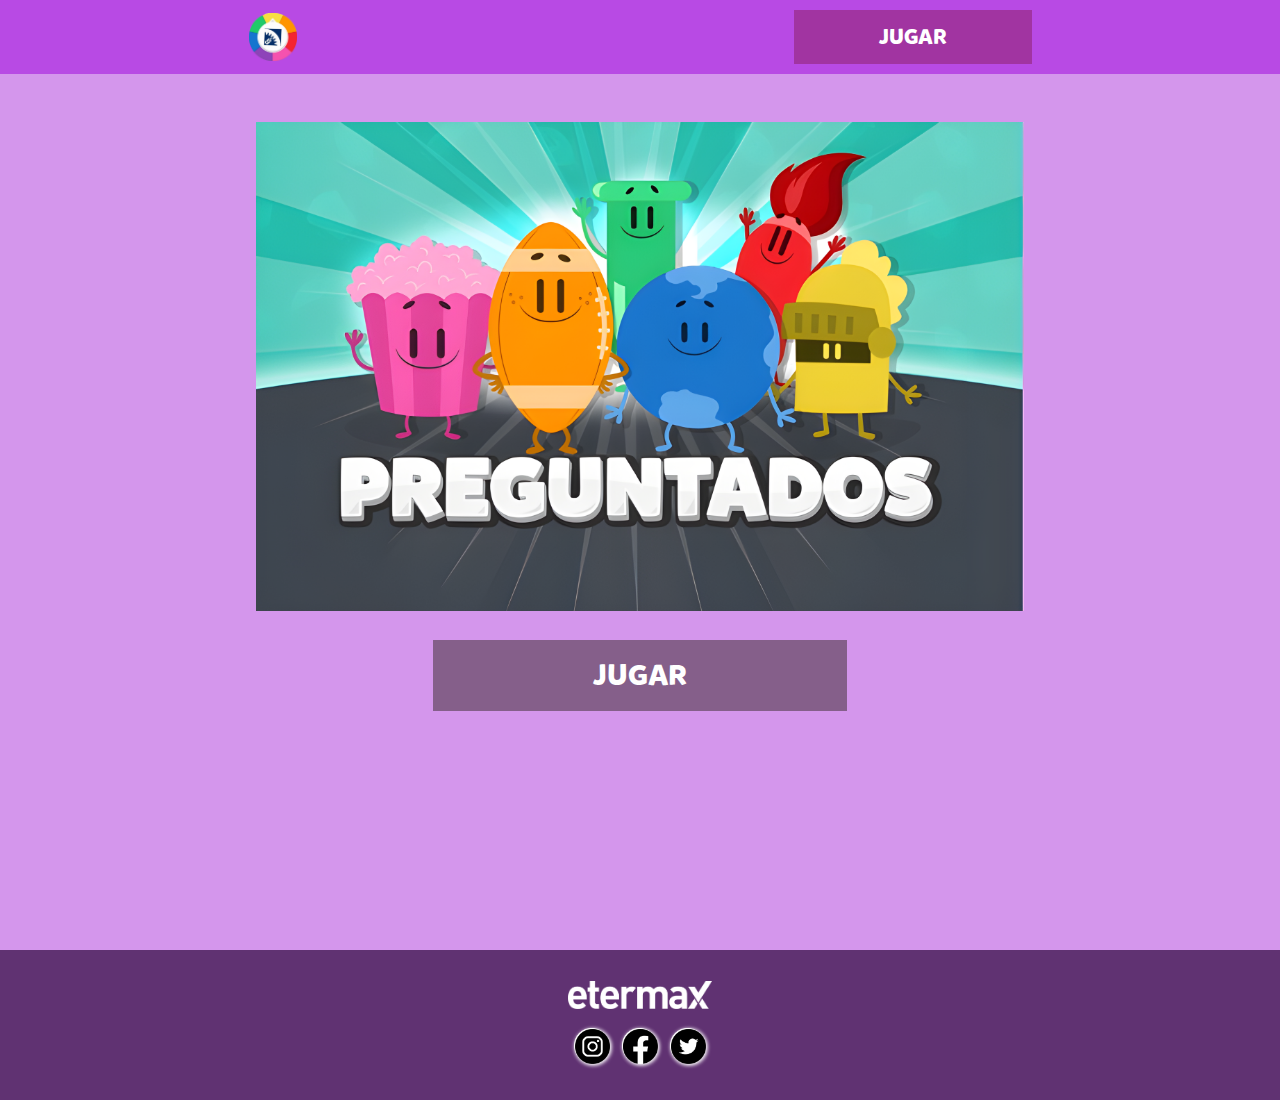
<file: index.html>
<!DOCTYPE html>
<html lang="en">
<head>
    <meta charset="UTF-8">
    <meta http-equiv="X-UA-Compatible" content="IE=edge">
    <link rel="stylesheet" href="stylesheet.css">
    <meta name="viewport" content="width=device-width, initial-scale=1.0">
    <title>Document</title>
</head>
<body>
    <header>
        <nav>
            <img class="logo" src="imgs/logo.png" alt="error al cargar la página">
            <ul>
                <li><a href="ConfigurarJuego.html">Jugar</a></li>
            </ul>
        </nav>
    </header>

    <main class="index">
        <img src="imgs/preguntados.PNG">
        <ul>
            <li class="index__button-play">
                <a href="ConfigurarJuego.html">Jugar</a>
            </li>
        </ul>
    </main>
    <footer>
        <img src="imgs/Logo-Etermax.png" alt="">
        <div>
            <a href="https://www.instagram.com/etermax/" target="_blank"><img src="imgs/insta (1).png" alt=""></a>
            <a href="https://www.facebook.com/etermax/?locale=es_LA" target="_blank"><img src="imgs/facebook (1).png" alt=""></a>
            <a href="https://twitter.com/etermax" target="_blank"><img src="imgs/twitter (1).png" alt=""></a>
        </div>
    </footer>
</body>
</html>
</file>
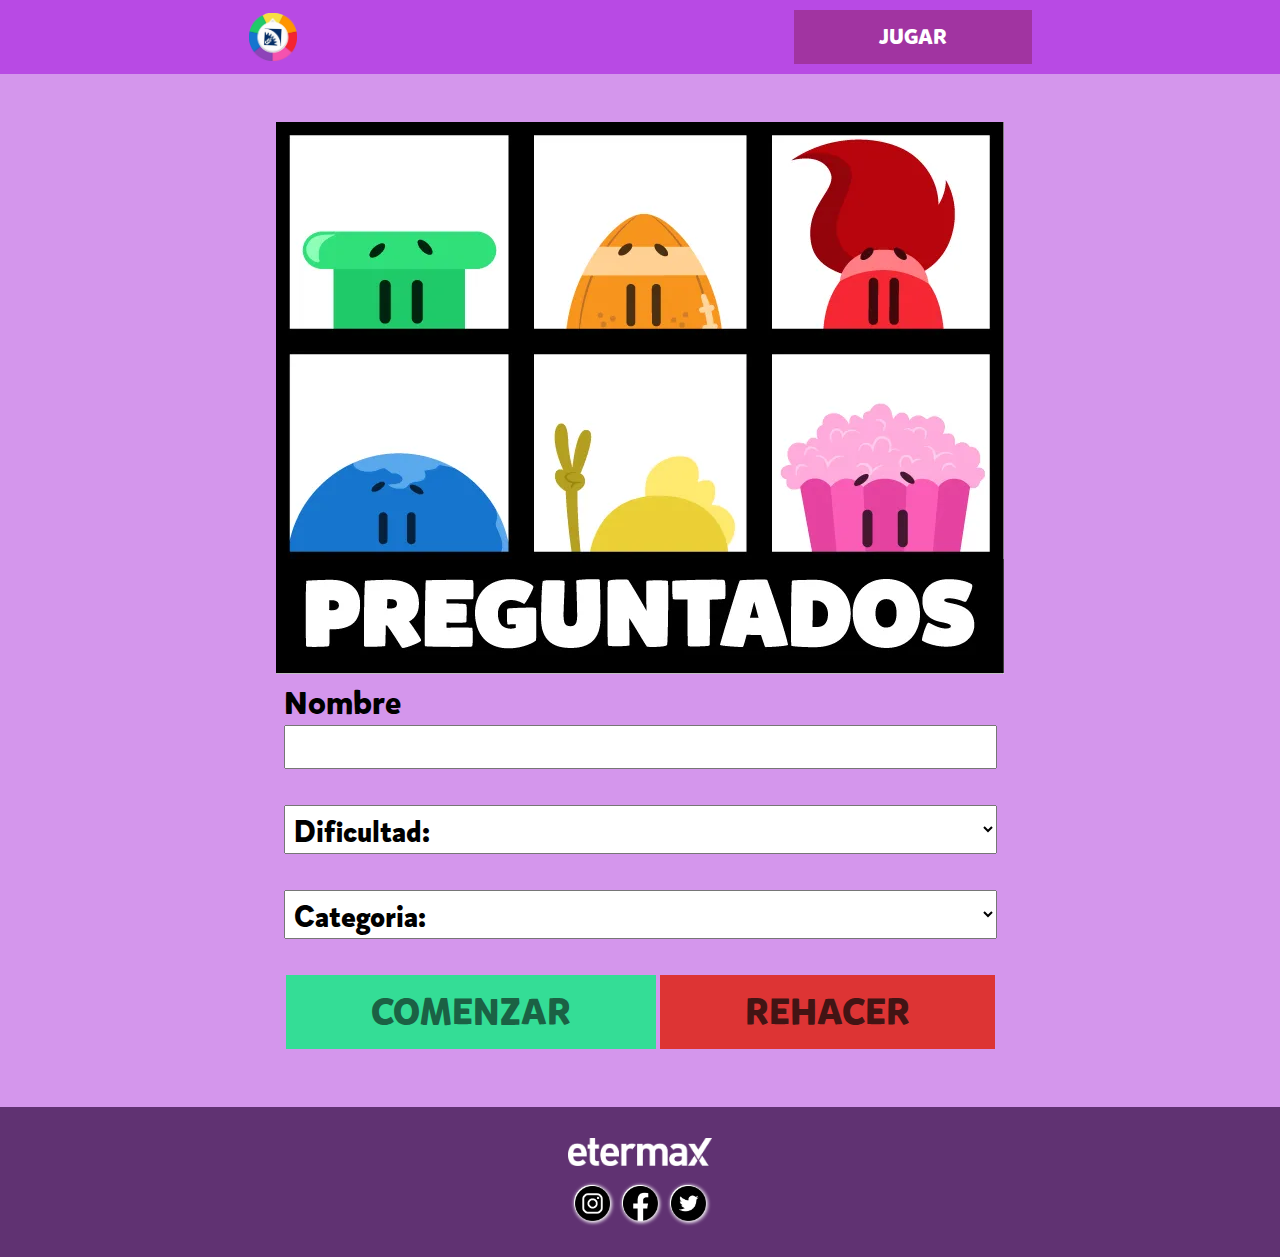
<file: ConfigurarJuego.html>
<!DOCTYPE html>
<html lang="en">
<head>
    <meta charset="UTF-8">
    <meta http-equiv="X-UA-Compatible" content="IE=edge">
    <link rel="stylesheet" href="stylesheet.css">
    <meta name="viewport" content="width=device-width, initial-scale=1.0">
    <title>Document</title>
</head>
<body>
    <header>
        <nav>
            <img class="logo" src="imgs/logo.png" alt="error al cargar la página">
            <ul>
                <li><a href="ConfigurarJuego.html">Jugar</a></li>
            </ul>
        </nav>
    </header>
    <main>
        <img src="imgs/configuracion.png" alt="">

        <form class="form-configuracion" action="pregunta.html" method="POST">
            <div class="form__label">
                <label for="nombre">Nombre</label>
                <input type="text" autocomplete="off" name="nombre" required>
            </div>
            
            <div>
                
                <select id="floatingSelectGrid" aria-label="Elegir dificultad" required>
                    <option selected="TRUE" disabled="true">Dificultad:</option>
                    <option value="1">Facil</option>
                    <option value="2">Medio</option>
                    <option value="3">Dificil</option>
                    <option value="-1">Todos</option>
                </select>
            </div>
            <div>
                <select id="floatingSelectGrid" aria-label="Elegir dificultad" required>
                    <option selected="true" disabled="true">Categoria:</option>
                    <option value="1">Deporte</option>
                    <option value="2">Cine</option>
                    <option value="3">Musica</option>
                    <option value="4">Ciencia</option>
                    <option value="5">Arte</option>
                    <option value="-1">Todas</option>
                </select>
            </div>
        
            <div class="form__div-submit">
                <input class="submit" id="comenzar" type="submit" value="Comenzar">
                <input class="submit" id="rehacer" type="reset" value="Rehacer">
            </div>
        </form>
    </main>
    <footer>
        <img src="imgs/Logo-Etermax.png" alt="">
        <div>
            <a href="https://www.instagram.com/etermax/" target="_blank"><img src="imgs/insta (1).png" alt=""></a>
            <a href="https://www.facebook.com/etermax/?locale=es_LA" target="_blank"><img src="imgs/facebook (1).png" alt=""></a>
            <a href="https://twitter.com/etermax" target="_blank"><img src="imgs/twitter (1).png" alt=""></a>
        </div>
    </footer>

</body>
</html>
</file>
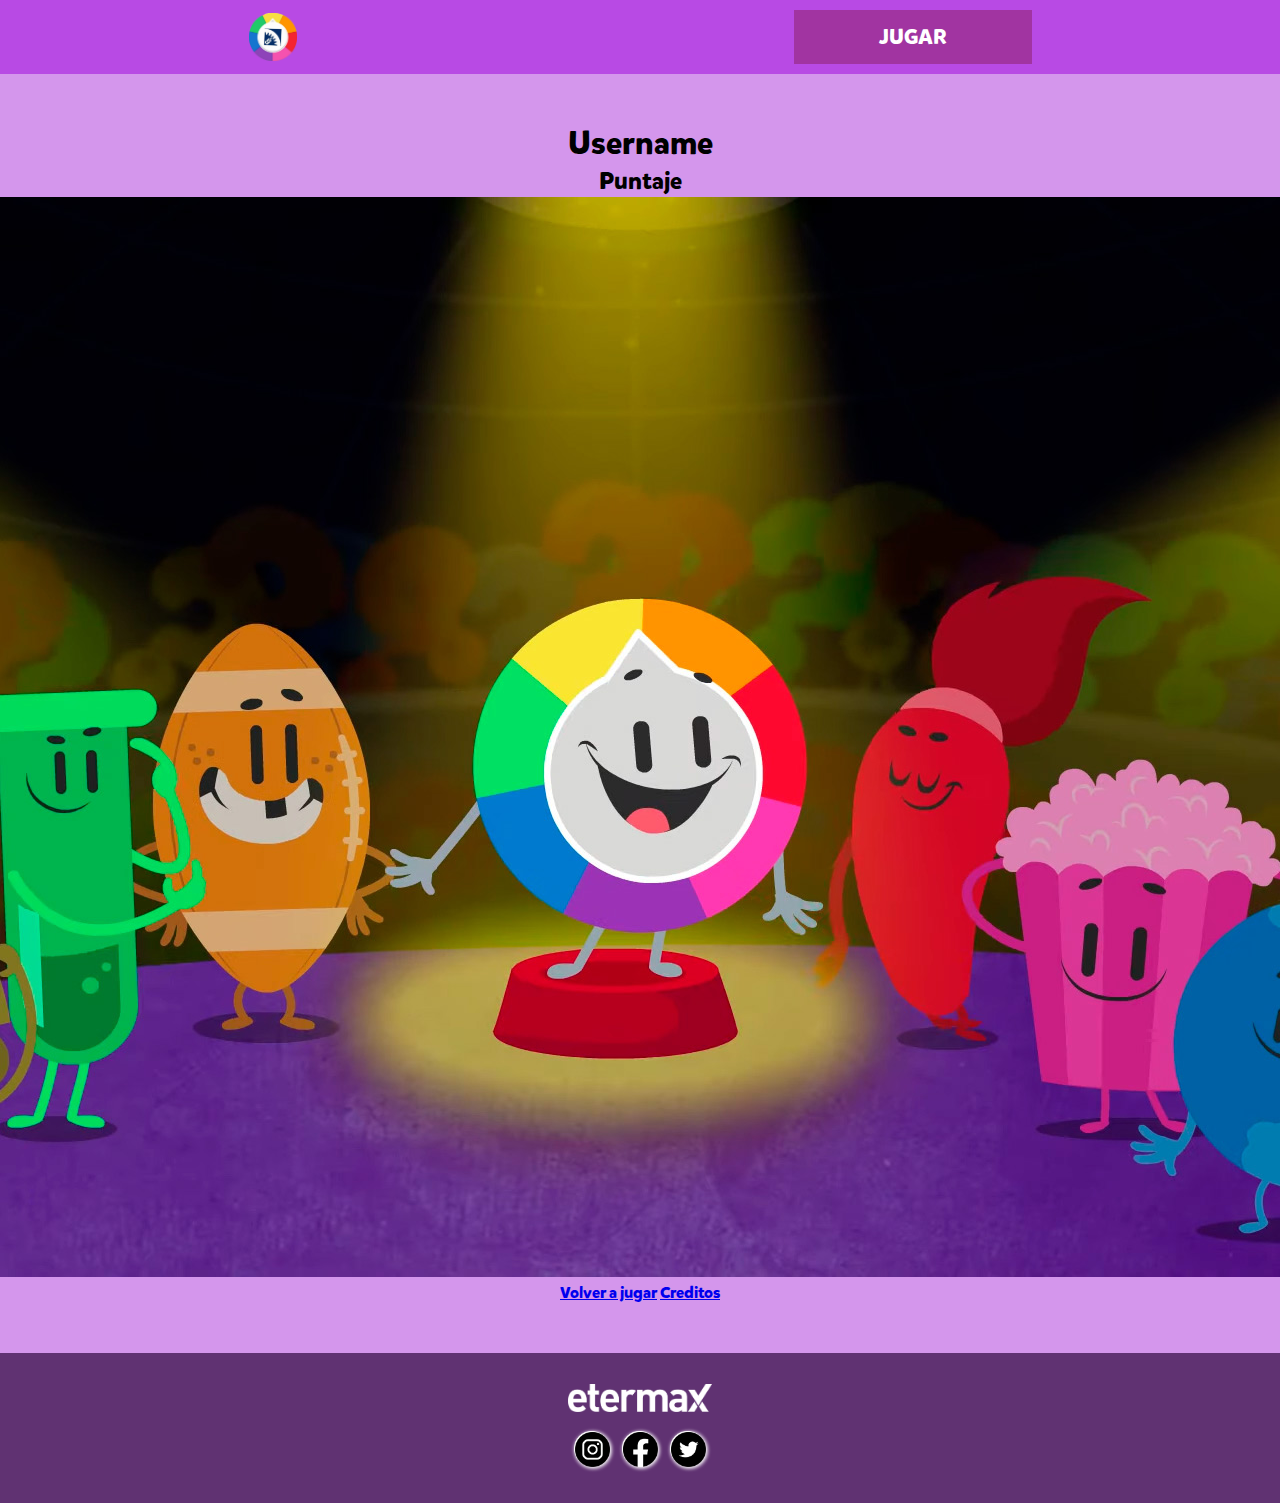
<file: finalDelJuego.html>
<!DOCTYPE html>
<html lang="en">
<head>
    <meta charset="UTF-8">
    <meta http-equiv="X-UA-Compatible" content="IE=edge">
    <link rel="stylesheet" href="stylesheet.css">
    <meta name="viewport" content="width=device-width, initial-scale=1.0">
    <title>Final del juego</title>
</head>
<body>
    <header>
        <nav>
            <img class="logo" src="imgs/logo.png" alt="error al cargar la página">
           <ul>
                 <li><a href="ConfigurarJuego.html" class="buttonplay">Jugar</a></li>
           </ul>
        </nav>
    </header>

    <main>
        <h1>Username</h1>
        <h2>Puntaje</h2>

        <div class="finalDelJuego">
            <img src="imgs/preguntadoss.jpg" alt="">
        </div>
    
        <div>
            <a href="ConfigurarJuego.html" class="buttonplay">Volver a jugar</a>
            <a href="creditos.html" class="buttonplay">Creditos</a>
        </div>
            
    </main>
    <footer>
        <img src="imgs/Logo-Etermax.png" alt="">
        <div>
            <a href="https://www.instagram.com/etermax/" target="_blank"><img src="imgs/insta (1).png" alt=""></a>
            <a href="https://www.facebook.com/etermax/?locale=es_LA" target="_blank"><img src="imgs/facebook (1).png" alt=""></a>
            <a href="https://twitter.com/etermax" target="_blank"><img src="imgs/twitter (1).png" alt=""></a>
        </div>
    </footer>
</body>
</html>
</file>
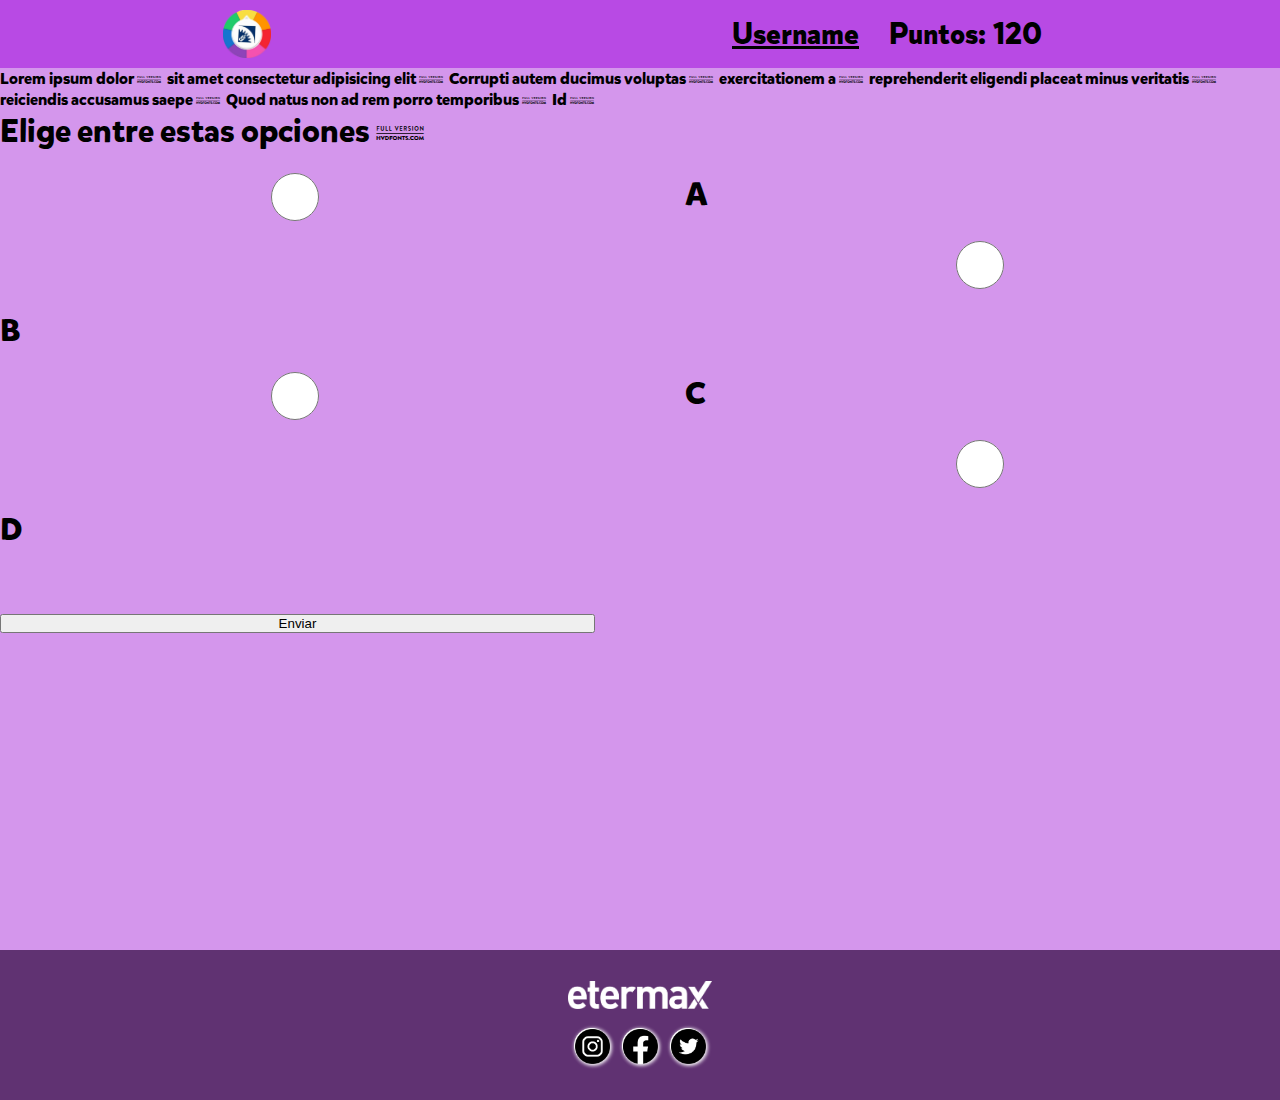
<file: juego.html>
<!DOCTYPE html>
<html lang="en">
<head>
    <meta charset="UTF-8">
    <meta http-equiv="X-UA-Compatible" content="IE=edge">
    <link rel="stylesheet" href="stylesheet.css">
    <meta name="viewport" content="width=device-width, initial-scale=1.0">
    <title>Document</title>
</head>
<body>
    <header>
        <nav>
            <img class="logo" src="imgs/logo.png" alt="error al cargar la página">
            <ol>
                <li><u>Username</u></li>
                <li>Puntos: 120</li>
            </ol>
        </nav>
    </header>
    <p>Lorem ipsum dolor, sit amet consectetur adipisicing elit. Corrupti autem ducimus voluptas, exercitationem a, reprehenderit eligendi placeat minus veritatis, reiciendis accusamus saepe! Quod natus non ad rem porro temporibus? Id.
    </p>
    <form action="#" method="POST">
        
        <label for="opcion">Elige entre estas opciones:</label><br>

        <input type="radio"  name="opcion" value="A" required>
        <label for="A">A</label><br>
        <input type="radio"  name="opcion" value="B" required>
        <label for="B">B</label><br>
        <input type="radio"  name="opcion" value="C" required>
        <label for="C">C</label><br>
        <input type="radio"  name="opcion" value="D" required>
        <label for="D">D</label><br><br>

        <input type="submit" value="Enviar">
    </form>
    <footer>
        <img src="imgs/Logo-Etermax.png" alt="">
        <div>
            <a href="https://www.instagram.com/etermax/" target="_blank"><img src="imgs/insta (1).png" alt=""></a>
            <a href="https://www.facebook.com/etermax/?locale=es_LA" target="_blank"><img src="imgs/facebook (1).png" alt=""></a>
            <a href="https://twitter.com/etermax" target="_blank"><img src="imgs/twitter (1).png" alt=""></a>
        </div>
    </footer>
</body>
</html>
</file>
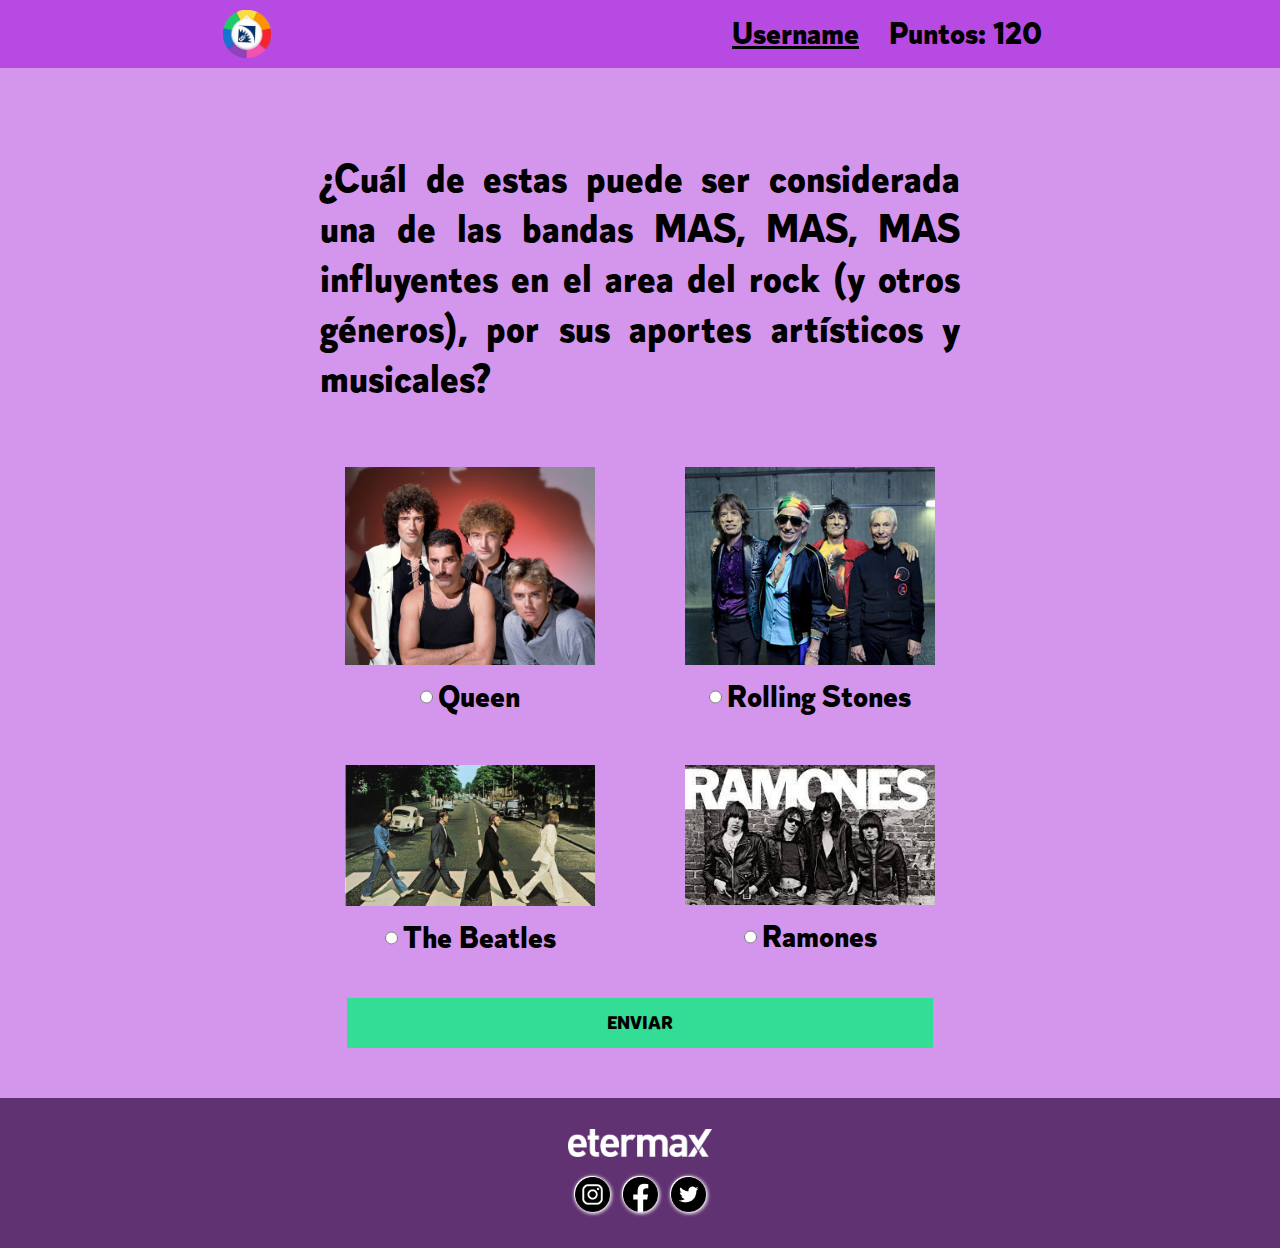
<file: pregunta.html>
<!DOCTYPE html>
<html lang="en">
<head>
    <meta charset="UTF-8">
    <meta http-equiv="X-UA-Compatible" content="IE=edge">
    <link rel="stylesheet" href="stylesheet.css">
    <meta name="viewport" content="width=device-width, initial-scale=1.0">
    <title>Document</title>
</head>
<body>
    <header>
        <nav>
            <img class="logo" src="imgs/logo.png" alt="error al cargar la página">
            <ol>
                <li><u>Username</u></li>
                <li>Puntos: 120</li>
            </ol>
        </nav>
    </header>
    
    <main>
        <span class="pregunta">
            ¿Cuál de estas puede ser considerada una de las bandas MAS, MAS, MAS influyentes en el area del rock (y otros géneros), por sus aportes artísticos y musicales?
        </span>
        <form action="Respuesta.html" method="POST" style="padding-top: 1rem;">
            <div class="form__answer">
                <img class="enform"src="imgs/opcion1.avif" alt="">

                <div><label for="A">Queen</label>
                <input type="radio" name="opcion" value="A" required>
                </div>
            </div>
            <div class="form__answer">
                <img class="enform" src="imgs/rolling stones.jfif" style="width: 250px; 
                height: 198px; 
                object-fit: cover;
                object-position: 10% 100%; " alt="">
                <div><label for="B">Rolling Stones</label>
                <input type="radio"  name="opcion" value="B" required>
                
                </div>
            </div>
            <div class="form__answer">
                <img class="enform" src="imgs/beatles.jpg" alt="">

                <div><label for="C">The Beatles</label>
                    <input type="radio"  name="opcion" value="C" required>
                
                </div>
            </div>
            <div class="form__answer">
                <img class="enform" src="imgs/ramones.jfif" alt="">

                <div><label for="D">Ramones</label>
                <input type="radio"  name="opcion" value="D" required>
                </div>
            </div>
           
            <input class="submit" id="enviar-respuesta" type="submit" value="Enviar">
          
        </form>
    </main>
    <footer>
        <img src="imgs/Logo-Etermax.png" alt="">
        <div>
            <a href="https://www.instagram.com/etermax/" target="_blank"><img src="imgs/insta (1).png" alt=""></a>
            <a href="https://www.facebook.com/etermax/?locale=es_LA" target="_blank"><img src="imgs/facebook (1).png" alt=""></a>
            <a href="https://twitter.com/etermax" target="_blank"><img src="imgs/twitter (1).png" alt=""></a>
        </div>
    </footer>
</body>
</html>
</file>
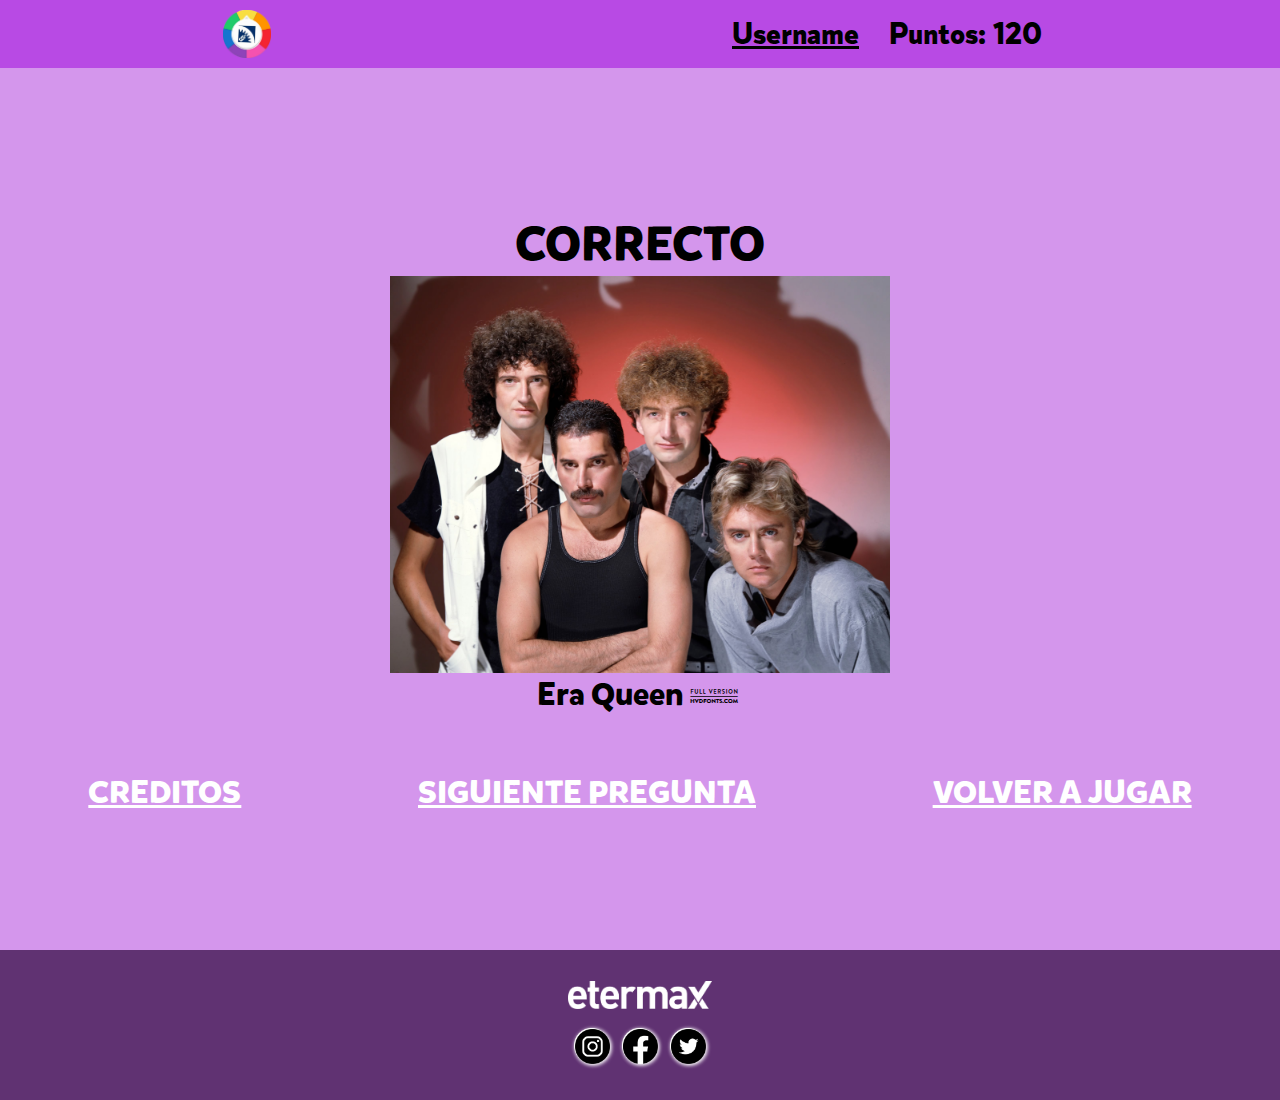
<file: Respuesta.html>
<!DOCTYPE html>
<html lang="en">
<head>
    <meta charset="UTF-8">
    <meta http-equiv="X-UA-Compatible" content="IE=edge">
    <link rel="stylesheet" href="stylesheet.css">
    <meta name="viewport" content="width=device-width, initial-scale=1.0">
    <title>Document</title>
</head>
<body>
    <header>
        <nav>
            <img class="logo" src="imgs/logo.png" alt="error al cargar la página">
            <ol>
                <li><u>Username</u></li>
                <li>Puntos: 120</li>
            </ol>
        </nav>
    </header>
    <main>
        <div class="respuesta-correcta">
            <h2>CORRECTO</h2>
            <img src="imgs/opcion1.avif" alt="">
            <h3>Era Queen!</h3>
        </div>
    
        <div class="menu-continuar">
            <a href="index.html">VOLVER A JUGAR</a>
            <a href="pregunta.html">SIGUIENTE PREGUNTA</a>
            <a href="creditos.html">CREDITOS</a>
        </div>
    </main>
    <footer>
        <img src="imgs/Logo-Etermax.png" alt="">
        <div>
            <a href="https://www.instagram.com/etermax/" target="_blank"><img src="imgs/insta (1).png" alt=""></a>
            <a href="https://www.facebook.com/etermax/?locale=es_LA" target="_blank"><img src="imgs/facebook (1).png" alt=""></a>
            <a href="https://twitter.com/etermax" target="_blank"><img src="imgs/twitter (1).png" alt=""></a>
        </div>
    </footer>

</body>
</html>
</file>
<file: stylesheet.css>
*{
    margin: 0;
    padding: 0;
}

html {
    position: relative;
    min-height: 100%;
  }

body {
    background-color: rgb(212, 150, 236);
    font-family: "Mikado";
}

@font-face {
    font-family: 'Mikado';
    src: url("fonts/MikadoBold_DEMO.otf");

}

@font-face {
    font-family: "Magdelin-Medium";
    src: url("fonts/magdelin_fonts/Magdelin-Medium.otf");
}

@font-face {
    font-family: "Magdelin";
    src: url("fonts/magdelin_fonts/Magdelin-ExtraBold.otf");
}

ol {
    font-family: "Magdelin";
    list-style: none;
    margin: 0;
    padding: 0;
    font-size: 2rem;
    display: flex;
    flex-direction: row;
    align-items: center;
  }
  
  ol li {
    padding: 0 15px;
  }

.logo {
    width: 3.75%;

}

nav{
    background-color: rgb(184, 74, 228);
    height: 5%;
    width: 100%;
    display: flex;
    align-items: center;
    justify-content: space-around;
    padding: 10px 0;
}

ul{
    list-style-type: none;
    display: flex;
    flex-direction: row;
    justify-content: space-around;
}

ul li a{
    text-decoration: none;
    color: rgb(255, 255, 255);
    text-transform: uppercase;
}

nav ul li {
    background-color: rgb(161, 52, 161);
    padding: .5rem 5rem;
    margin-right: 2%;
    border-radius: 0;
    font-size: 1.3em;
    border: solid 5px  transparent;
    transition: border-radius 1s, background-color .5s;
}

nav ul li:hover {
    border-radius: 8px;
    margin-right: 2%;
    background-color: rgb(184, 74, 228);
    border: solid 5px  rgb(139, 57, 172);
    transition: border-radius 1s, background-color .8s, border .5s;
}

input[type=radio]{
    height: 3rem;
    border-radius: 0;
    margin-right: 5px;
}


/* MAIN */
main {
    display: flex;
    align-items: center;
    flex-direction: column;
    padding-top: 3rem;
}

.pregunta {
    width: 50%;
    display: flex;
    flex-direction: column;
    align-items: center;
    font-size: 2.5rem;
    font-family: "Magdelin";
    margin-top: 0;
}

.pregunta img {
    width: 80%;
}


.index img {
    width: 60%;
    height: auto;
}

.index__button-play {
    margin-top: 7%;
    background-color: rgb(133, 95, 138);
    padding: 1rem 10rem;
    font-size: 1.8em;
}

.index__button-play:hover{
    background-color: rgb(91, 61, 95);
    border: solid 5px  rgb(133, 95, 138);
}

span {
    text-align: justify;
    margin-top: 2%;
    padding: 3%;
}


/* FORM */

form {

    font-size: 2em;
    display: grid;
    grid-template-columns: 1fr 1fr;
    grid-gap: 20px 90px; /* Agregué un espacio entre las columnas */
}

.form-configuracion {
    display: flex;
    flex-direction: column;
}

form div {
margin: .5rem 0;
}

.form__label, select {
    display: flex;
    flex-direction: column;
}

select {
    height: auto;
    width: -webkit-fill-available;
    font-family: "Magdelin";
    padding: 5px 0 0 5px;
    font-size: 2rem;
}

option {
    font-size: 1.5rem;
}

.form__label input {
    font-family: "Magdelin";
    font-size: 1.5rem;
    padding: 5px 0 5px .5rem;
}

.form__answer {
display: flex;
align-items: center;
font-family: "Magdelin";
flex-direction: column;
}

.form__answer div {
    display: flex;
    flex-direction: row-reverse;
    align-items: center;
}

form div {
    margin: .5rem 0;
}

.form__div-submit {
    display: flex;
    justify-content: center;
}



/* SUBMIT BUTTON */
.submit {
    font-family: "Mikado";
    background-color: transparent;
    padding: .5rem 5rem;
    border-radius: 0;
    border: solid 5px  transparent;
    transition: border-radius 1s, background-color .5s;
    color: #fff;
    text-transform: uppercase;
    font-size: 2.25rem;
    margin: 0 2px;
}

.submit:hover{
    border-radius: 8px;
    background-color: transparent;
    border: solid 5px transparent;
    transition: border-radius 1s, background-color .8s, border .5s;
}


#comenzar {
    background-color: rgb(52, 221, 150);
    color: rgb(27, 97, 68);
}

#comenzar:hover {
    background-color: rgb(52, 221, 150);
    border: solid 5px  rgb(27, 97, 68);
}

#rehacer {
    background-color: rgb(221, 52, 52);
    color:rgb(66, 20, 20);
}

#rehacer:hover {
    background-color: rgb(221, 52, 52);
    border: solid 5px  rgb(151, 23, 23);

}

#enviar-respuesta {
    background-color: rgb(52, 221, 150);
    color: #000;
    font-size: large;
    grid-column: 1 / -1;
}

#enviar-respuesta:hover {
    background-color: rgb(52, 221, 150);
    border: solid 5px  rgb(27, 97, 68);
}

.enform{
    width: 250px;
}

/* RESPUESTA CORRECTA */ 


/* FOOTER */
footer {
    background-color: rgb(96, 50, 114);
    margin-top: 50px;
    padding: 25px 0;
    display: flex;
    justify-content: center;
    flex-direction: column;
    align-items: center;
    position: absolute;
    bottom: 0;
    width: 100%;
    top:100%;
    height: 100px;
}

footer img {
    max-width: 145px;
}

footer div {
    margin-top: 20px;
}

footer div img {
    margin: 0 5px;
    max-width: 35px;
    filter: drop-shadow(1px 1px 2px white) 
          drop-shadow(-1px -1px 0 white);
}

.respuesta-correcta {
    display: flex;
    flex-direction: column;
    align-items: center;
    padding-top: 6rem;
} 

.respuesta-correcta img {
    max-width: 500px;
}

.respuesta-correcta h2 {
    font-size: 3rem;
    font-family: "Mikado";
}

.respuesta-correcta h3 {
    font-size: 2rem;
}

.menu-continuar {    
    display: flex;
    flex-direction: row-reverse;
    margin-top: 50px;
    width: 100%;
    justify-content: space-around;
}

.menu-continuar a{
    font-family: "Mikado";
    border-radius: 0;
    border: solid 5px  transparent;
    transition: border-radius 1s, background-color .5s;
    color: #fff;
    text-transform: uppercase;
    font-size: 2rem;
}

.debajo h2{
color: #000;
letter-spacing: 0.6px;
word-spacing: 3px;
font-family: 'Mikado';
text-transform: uppercase;
margin: 2%;
}

.debajo {
    display: flex;
    flex-direction: column;
    align-items: center;
}

.debajo a{
    color: #ffffff;
}

.debajo a:hover{ 
    background-color: rgb(130, 32, 169);
}

.debajo img{
    width: 100%; 
    height: auto;
    object-fit: cover;
    object-position: 10% 100%; 
}


.section-creditos {
    display: grid;
    grid-template-columns: repeat(3, 1fr);
    column-gap: 2.5em;
}

.section-creditos__card {
    display: flex;
    flex-direction: column;
    align-items: center;
}

.section-creditos__card ul{
    display: flex;
    flex-direction: column;
}

.section-creditos__card img {
    max-width: 310px;
    height: auto;
}
</file>
